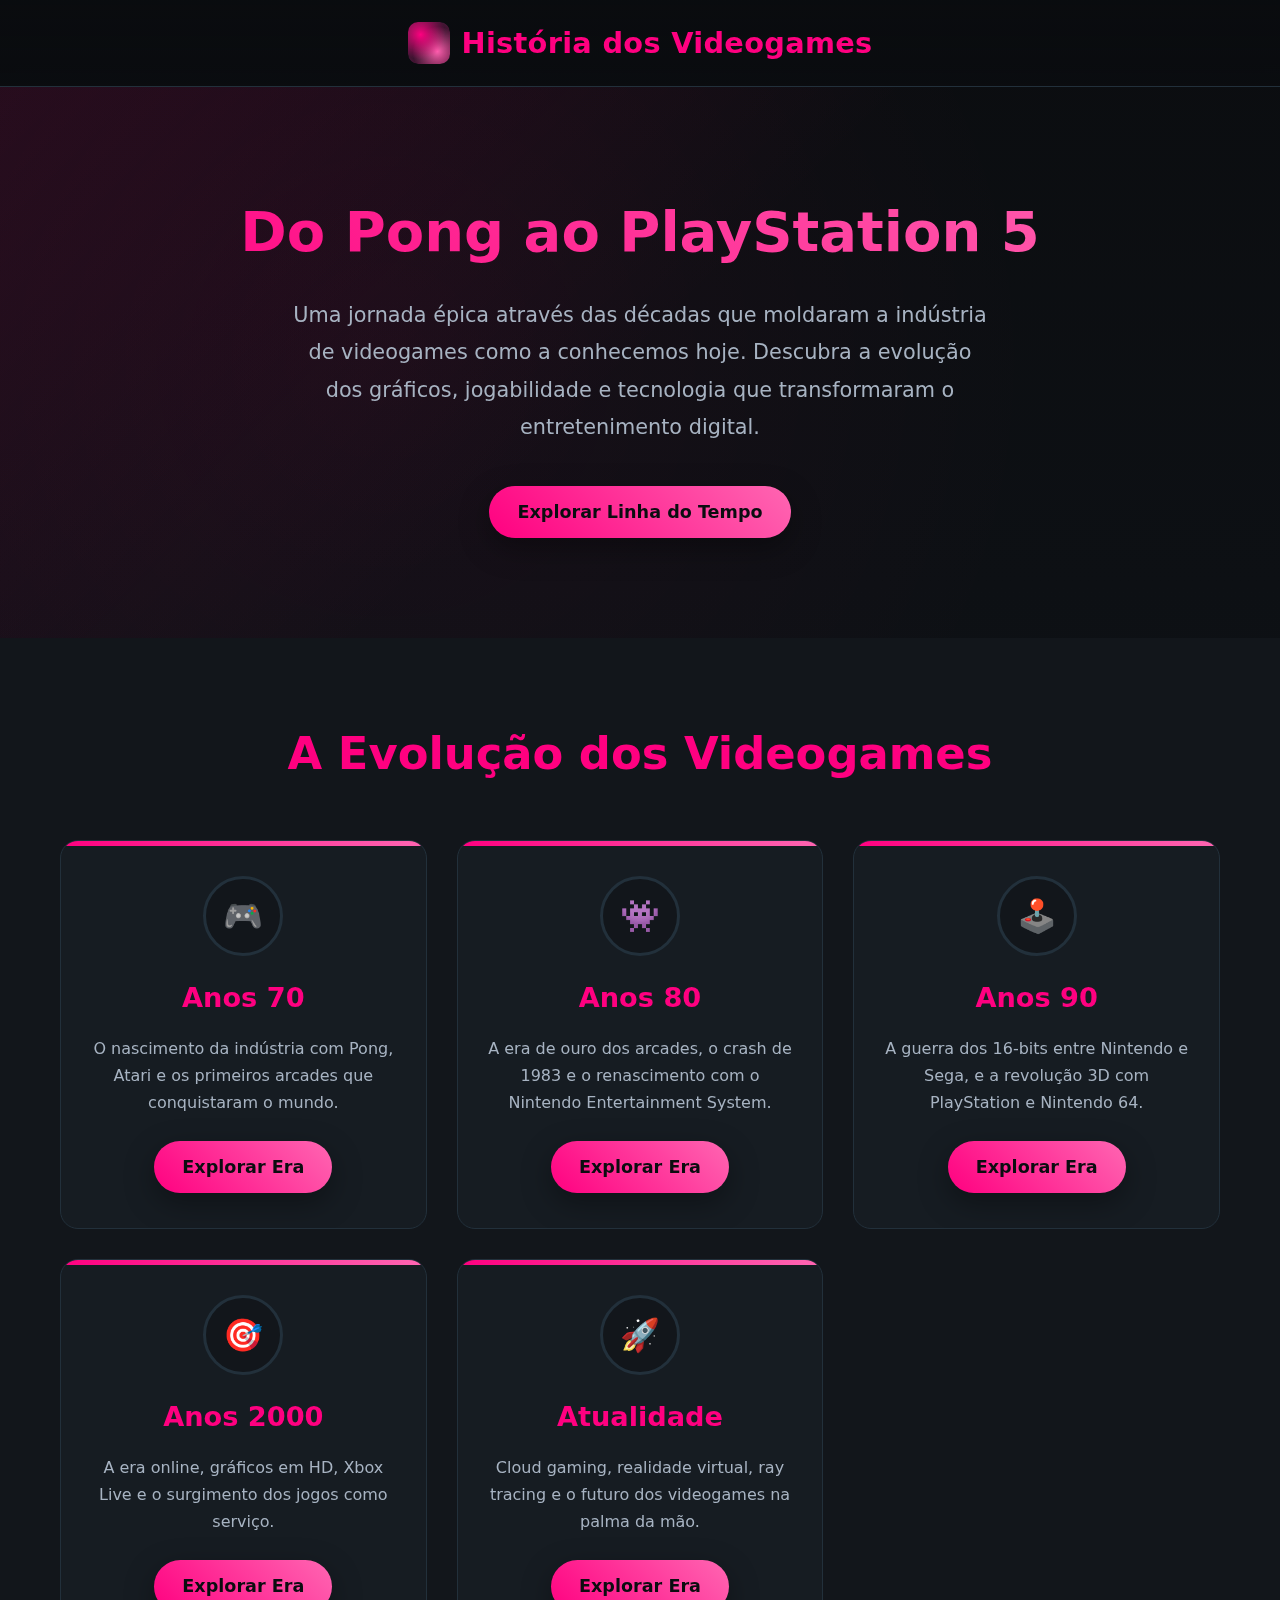
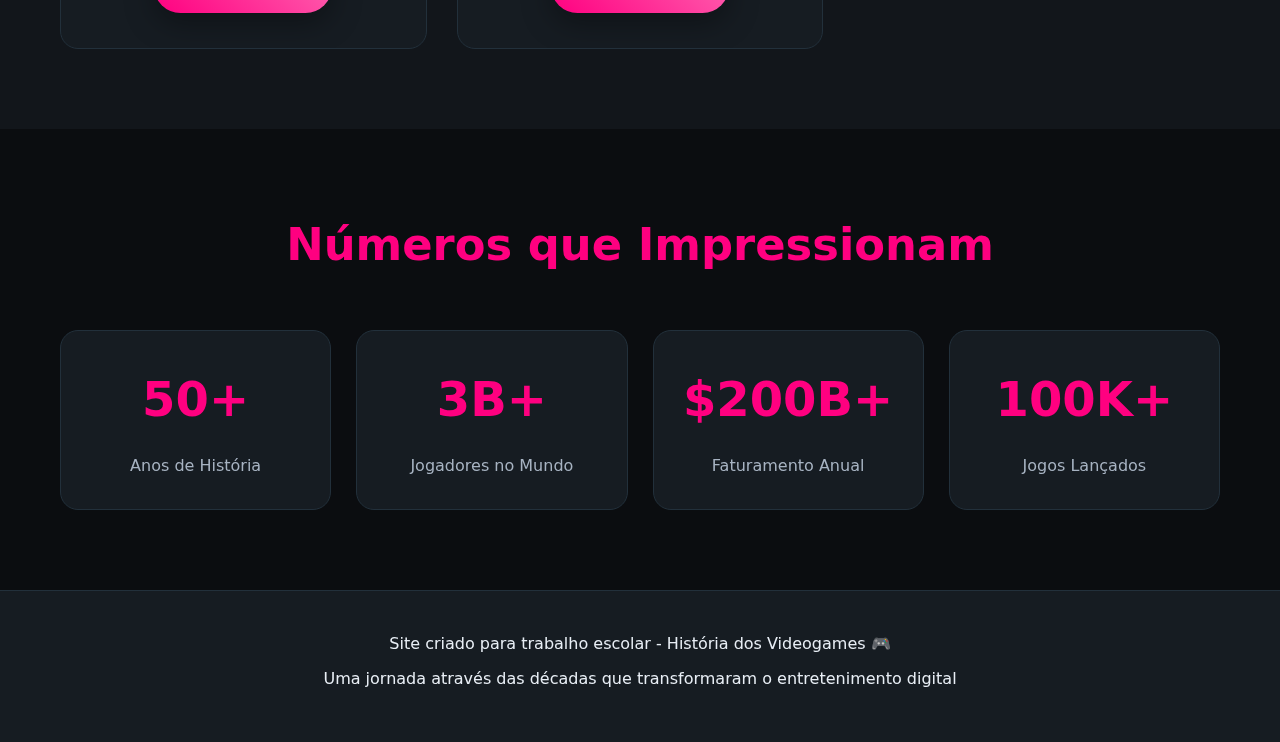
<file: index.html>
<!DOCTYPE html>
<html lang="pt-BR">
<head>
  <meta charset="UTF-8" />
  <meta name="viewport" content="width=device-width, initial-scale=1" />
  <title>História dos Videogames – Do Pong ao Presente</title>
  <style>
    :root {
      --bg: #0b0d10;
      --panel: #12161b;
      --panel-2: #161c22;
      --text: #e8eef5;
      --muted: #a7b3c2;
      --neon: #ff0080;
      --neon-link: #ff66b2;
      --border: #22303b;
      --shadow: 0 10px 30px rgba(0,0,0,.35);
      --radius: 18px;
      --max: 1200px;
    }
    
    * { 
      box-sizing: border-box; 
      margin: 0;
      padding: 0;
    }
    
    html { 
      scroll-behavior: smooth; 
    }
    
    body {
      margin: 0;
      background: linear-gradient(180deg, var(--bg), #0f1318 50%, var(--bg));
      color: var(--text);
      font: 16px/1.6 system-ui, -apple-system, Segoe UI, Roboto, Ubuntu, "Helvetica Neue", Arial;
      min-height: 100vh;
      padding: 0;
    }
    
    .container { 
      max-width: var(--max); 
      margin: auto; 
      padding: 0 20px; 
    }
    
    h1, h2 { 
      color: var(--neon); 
      animation: neon-glow 2s infinite alternate; 
    }
    
    @keyframes neon-glow { 
      from { text-shadow: 0 0 5px var(--neon),0 0 10px var(--neon);} 
      to { text-shadow: 0 0 20px var(--neon),0 0 30px var(--neon); } 
    }
    
    p { color: var(--text); }
    a { color: var(--neon-link); text-decoration: none; font-weight: 600; transition: color 0.2s ease, text-shadow 0.2s ease; }
    a:hover { color: var(--neon); text-shadow: 0 0 8px var(--neon),0 0 16px var(--neon); }
    
    header { 
      position: sticky; 
      top: 0; 
      z-index: 50; 
      backdrop-filter: saturate(120%) blur(6px); 
      background: linear-gradient(180deg, rgba(10,12,15,.92), rgba(10,12,15,.75)); 
      border-bottom: 1px solid var(--border); 
      margin-bottom: 0;
    }
    
    .topbar { 
      display: flex; 
      gap: 16px; 
      align-items: center; 
      justify-content: center; 
      padding: 20px 0; 
    }
    
    .brand { 
      display: flex; 
      align-items: center; 
      gap: 12px; 
    }
    
    .logo { 
      width: 42px; 
      height: 42px; 
      border-radius: 10px; 
      background: radial-gradient(circle at 30% 30%, var(--neon), transparent 60%), radial-gradient(circle at 70% 70%, #ff66b2, transparent 60%), linear-gradient(135deg, #0f1720, #0a0d12); 
      box-shadow: 0 0 20px rgba(255,0,128,.25) inset, 0 0 20px rgba(255,102,178,.15) inset; 
    }
    
    .brand h1 { 
      font-size: 1.8rem; 
      letter-spacing: .3px; 
      margin: 0; 
    }
    
    .hero {
      padding: 100px 0;
      text-align: center;
      background: linear-gradient(135deg, rgba(255,0,128,0.1) 0%, rgba(0,0,0,0) 50%);
      position: relative;
      overflow: hidden;
    }
    
    .hero::before {
      content: '';
      position: absolute;
      top: 0;
      left: 0;
      right: 0;
      bottom: 0;
      background: radial-gradient(circle at 30% 50%, rgba(255,0,128,0.05) 0%, rgba(0,0,0,0) 70%);
      z-index: -1;
    }
    
    .hero h2 {
      font-size: 3.5rem;
      margin-bottom: 20px;
      background: linear-gradient(45deg, var(--neon), var(--neon-link));
      -webkit-background-clip: text;
      -webkit-text-fill-color: transparent;
      animation: none;
      text-shadow: none;
    }
    
    .hero p {
      font-size: 1.3rem;
      max-width: 700px;
      margin: 0 auto 40px;
      color: var(--muted);
      line-height: 1.8;
    }
    
    .timeline {
      padding: 80px 0;
      background: var(--panel);
    }
    
    .timeline h2 {
      text-align: center;
      margin-bottom: 50px;
      font-size: 2.8rem;
    }
    
    .eras-grid {
      display: grid;
      grid-template-columns: repeat(auto-fit, minmax(300px, 1fr));
      gap: 30px;
      margin-top: 30px;
    }
    
    .era-card {
      background: var(--panel-2);
      border-radius: var(--radius);
      padding: 35px 30px;
      border: 1px solid var(--border);
      transition: all 0.4s ease;
      text-align: center;
      position: relative;
      overflow: hidden;
    }
    
    .era-card::before {
      content: '';
      position: absolute;
      top: 0;
      left: 0;
      right: 0;
      height: 5px;
      background: linear-gradient(90deg, var(--neon), var(--neon-link));
    }
    
    .era-card:hover {
      transform: translateY(-12px);
      box-shadow: 0 20px 40px rgba(0,0,0,0.5);
    }
    
    .era-card h3 {
      color: var(--neon);
      margin: 20px 0 15px;
      font-size: 1.7rem;
    }
    
    .era-card p {
      color: var(--muted);
      margin-bottom: 25px;
      line-height: 1.7;
    }
    
    .era-icon {
      width: 80px;
      height: 80px;
      margin: 0 auto;
      border-radius: 50%;
      display: flex;
      align-items: center;
      justify-content: center;
      font-size: 2rem;
      background: var(--panel);
      border: 3px solid var(--border);
      transition: all 0.3s ease;
    }
    
    .era-card:hover .era-icon {
      transform: scale(1.1);
      border-color: var(--neon);
    }
    
    .btn-explore {
      background: linear-gradient(45deg, var(--neon), var(--neon-link));
      color: var(--bg);
      padding: 12px 28px;
      border: none;
      border-radius: 50px;
      cursor: pointer;
      font-size: 1.1rem;
      font-weight: bold;
      text-decoration: none;
      display: inline-block;
      transition: all 0.3s ease;
      box-shadow: var(--shadow);
    }
    
    .btn-explore:hover {
      transform: translateY(-3px);
      box-shadow: 0 10px 25px rgba(255, 0, 128, 0.5);
    }
    
    .highlights {
      padding: 80px 0;
      background: var(--bg);
    }
    
    .highlights h2 {
      text-align: center;
      margin-bottom: 50px;
      font-size: 2.8rem;
    }
    
    .stats-grid {
      display: grid;
      grid-template-columns: repeat(auto-fit, minmax(220px, 1fr));
      gap: 25px;
      margin-top: 30px;
    }
    
    .stat-card {
      background: var(--panel-2);
      border-radius: var(--radius);
      padding: 30px 25px;
      border: 1px solid var(--border);
      text-align: center;
      transition: transform 0.3s ease;
    }
    
    .stat-card:hover {
      transform: translateY(-5px);
    }
    
    .stat-number {
      font-size: 3rem;
      font-weight: bold;
      color: var(--neon);
      margin-bottom: 15px;
    }
    
    .stat-label {
      color: var(--muted);
      font-size: 1rem;
    }
    
    footer { 
      background: var(--panel-2); 
      text-align: center; 
      padding: 40px; 
      margin-top: 0; 
      font-size: 1rem; 
      border-top: 1px solid var(--border); 
      color: var(--muted); 
    }
    
    footer p {
      margin-bottom: 10px;
    }
    
    @media (max-width: 768px) {
      .topbar {
        flex-direction: column;
        text-align: center;
        gap: 15px;
      }
      
      .hero h2 {
        font-size: 2.5rem;
      }
      
      .hero p {
        font-size: 1.1rem;
        padding: 0 20px;
      }
      
      .eras-grid {
        grid-template-columns: 1fr;
        gap: 25px;
      }
      
      .stats-grid {
        grid-template-columns: repeat(2, 1fr);
      }
      
      .timeline h2, .highlights h2 {
        font-size: 2.2rem;
      }
    }
    
    @media (max-width: 480px) {
      .stats-grid {
        grid-template-columns: 1fr;
      }
      
      .hero h2 {
        font-size: 2rem;
      }
      
      .brand h1 {
        font-size: 1.5rem;
      }
      
      .logo {
        width: 36px;
        height: 36px;
      }
    }
  </style>
</head>
<body>
  <header>
    <div class="topbar container">
      <div class="brand">
        <div class="logo"></div>
        <h1>História dos Videogames</h1>
      </div>
    </div>
  </header>
  
  <main>
    <section class="hero">
      <div class="container">
        <h2>Do Pong ao PlayStation 5</h2>
        <p>Uma jornada épica através das décadas que moldaram a indústria de videogames como a conhecemos hoje. Descubra a evolução dos gráficos, jogabilidade e tecnologia que transformaram o entretenimento digital.</p>
        <a href="#timeline" class="btn-explore">Explorar Linha do Tempo</a>
      </div>
    </section>
    
    <section class="timeline" id="timeline">
      <div class="container">
        <h2>A Evolução dos Videogames</h2>
        <div class="eras-grid">
          <div class="era-card">
            <div class="era-icon">🎮</div>
            <h3>Anos 70</h3>
            <p>O nascimento da indústria com Pong, Atari e os primeiros arcades que conquistaram o mundo.</p>
            <a href="anos70.html" class="btn-explore">Explorar Era</a>
          </div>
          
          <div class="era-card">
            <div class="era-icon">👾</div>
            <h3>Anos 80</h3>
            <p>A era de ouro dos arcades, o crash de 1983 e o renascimento com o Nintendo Entertainment System.</p>
            <a href="anos80.html" class="btn-explore">Explorar Era</a>
          </div>
          
          <div class="era-card">
            <div class="era-icon">🕹️</div>
            <h3>Anos 90</h3>
            <p>A guerra dos 16-bits entre Nintendo e Sega, e a revolução 3D com PlayStation e Nintendo 64.</p>
            <a href="anos90.html" class="btn-explore">Explorar Era</a>
          </div>
          
          <div class="era-card">
            <div class="era-icon">🎯</div>
            <h3>Anos 2000</h3>
            <p>A era online, gráficos em HD, Xbox Live e o surgimento dos jogos como serviço.</p>
            <a href="anos2000.html" class="btn-explore">Explorar Era</a>
          </div>
          
          <div class="era-card">
            <div class="era-icon">🚀</div>
            <h3>Atualidade</h3>
            <p>Cloud gaming, realidade virtual, ray tracing e o futuro dos videogames na palma da mão.</p>
            <a href="atualidade.html" class="btn-explore">Explorar Era</a>
          </div>
        </div>
      </div>
    </section>
    
    <section class="highlights">
      <div class="container">
        <h2>Números que Impressionam</h2>
        <div class="stats-grid">
          <div class="stat-card">
            <div class="stat-number">50+</div>
            <div class="stat-label">Anos de História</div>
          </div>
          <div class="stat-card">
            <div class="stat-number">3B+</div>
            <div class="stat-label">Jogadores no Mundo</div>
          </div>
          <div class="stat-card">
            <div class="stat-number">$200B+</div>
            <div class="stat-label">Faturamento Anual</div>
          </div>
          <div class="stat-card">
            <div class="stat-number">100K+</div>
            <div class="stat-label">Jogos Lançados</div>
          </div>
        </div>
      </div>
    </section>
  </main>
  
  <footer>
    <div class="container">
      <p>Site criado para trabalho escolar - História dos Videogames 🎮</p>
      <p>Uma jornada através das décadas que transformaram o entretenimento digital</p>
    </div>
  </footer>
</body>
</html>
</file>
